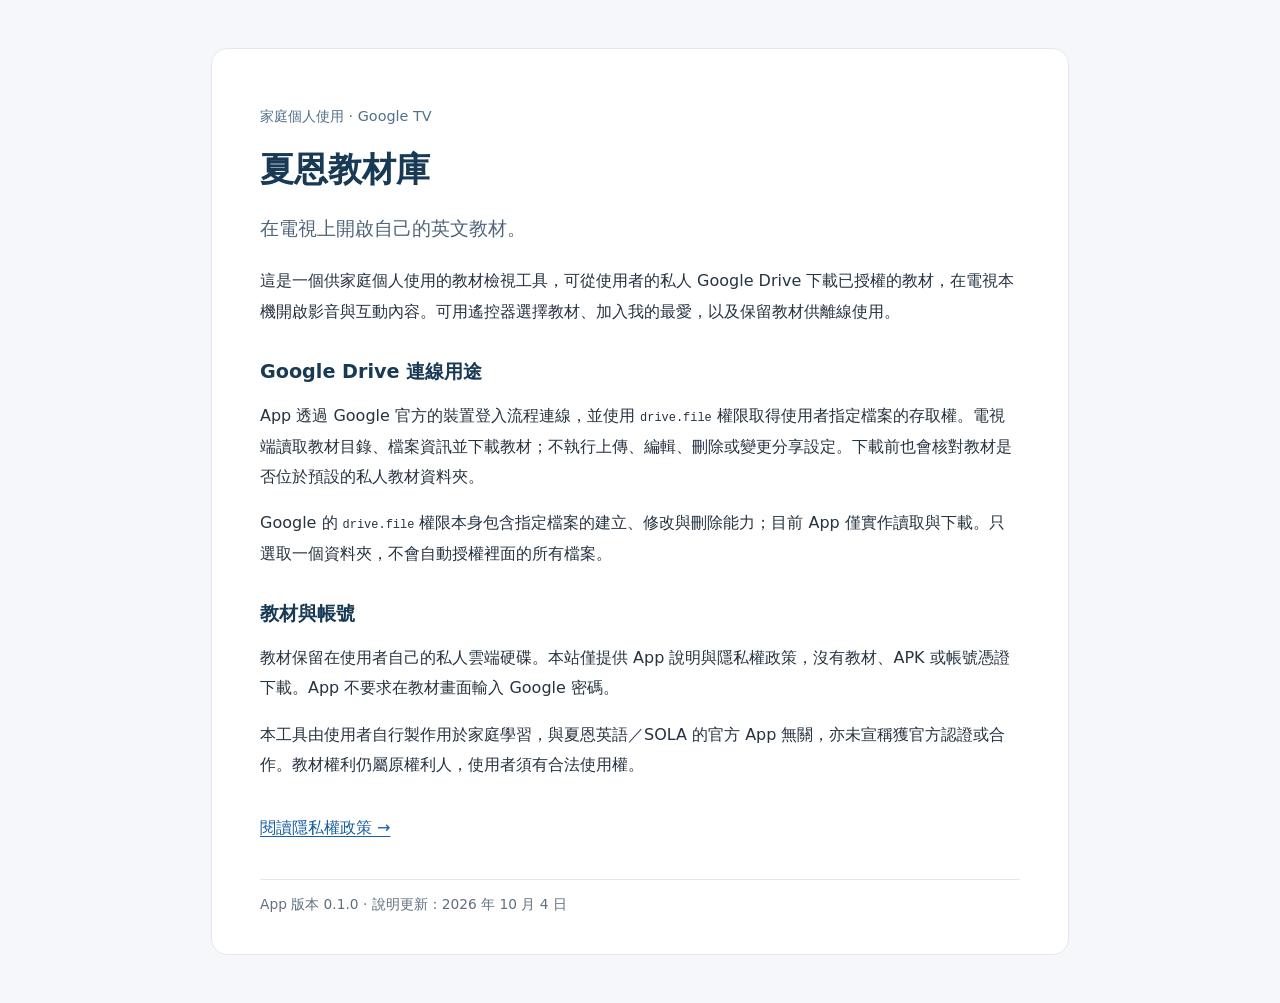
<file: index.html>
<!doctype html>
<html lang="zh-Hant">
<head>
  <meta charset="utf-8">
  <meta name="viewport" content="width=device-width, initial-scale=1">
  <meta name="google-site-verification" content="mnEoHmzCdmRTtnE9OdXnZqjcr5Rm_IHBOf7MEmCTQSw">
  <meta name="description" content="夏恩教材庫是供家庭個人使用的 Google TV 教材檢視工具，透過使用者授權下載私人 Google Drive 教材並在本機開啟。">
  <title>夏恩教材庫｜App 說明</title>
  <link rel="stylesheet" href="style.css">
</head>
<body>
  <main>
    <p class="eyebrow">家庭個人使用 · Google TV</p>
    <h1>夏恩教材庫</h1>
    <p class="lead">在電視上開啟自己的英文教材。</p>
    <p>這是一個供家庭個人使用的教材檢視工具，可從使用者的私人 Google Drive 下載已授權的教材，在電視本機開啟影音與互動內容。可用遙控器選擇教材、加入我的最愛，以及保留教材供離線使用。</p>
    <h2>Google Drive 連線用途</h2>
    <p>App 透過 Google 官方的裝置登入流程連線，並使用 <code>drive.file</code> 權限取得使用者指定檔案的存取權。電視端讀取教材目錄、檔案資訊並下載教材；不執行上傳、編輯、刪除或變更分享設定。下載前也會核對教材是否位於預設的私人教材資料夾。</p>
    <p>Google 的 <code>drive.file</code> 權限本身包含指定檔案的建立、修改與刪除能力；目前 App 僅實作讀取與下載。只選取一個資料夾，不會自動授權裡面的所有檔案。</p>
    <h2>教材與帳號</h2>
    <p>教材保留在使用者自己的私人雲端硬碟。本站僅提供 App 說明與隱私權政策，沒有教材、APK 或帳號憑證下載。App 不要求在教材畫面輸入 Google 密碼。</p>
    <p>本工具由使用者自行製作用於家庭學習，與夏恩英語／SOLA 的官方 App 無關，亦未宣稱獲官方認證或合作。教材權利仍屬原權利人，使用者須有合法使用權。</p>
    <p class="action"><a href="privacy.html">閱讀隱私權政策 →</a></p>
    <footer>App 版本 0.1.0 · 說明更新：2026 年 10 月 4 日</footer>
  </main>
</body>
</html>
</file>
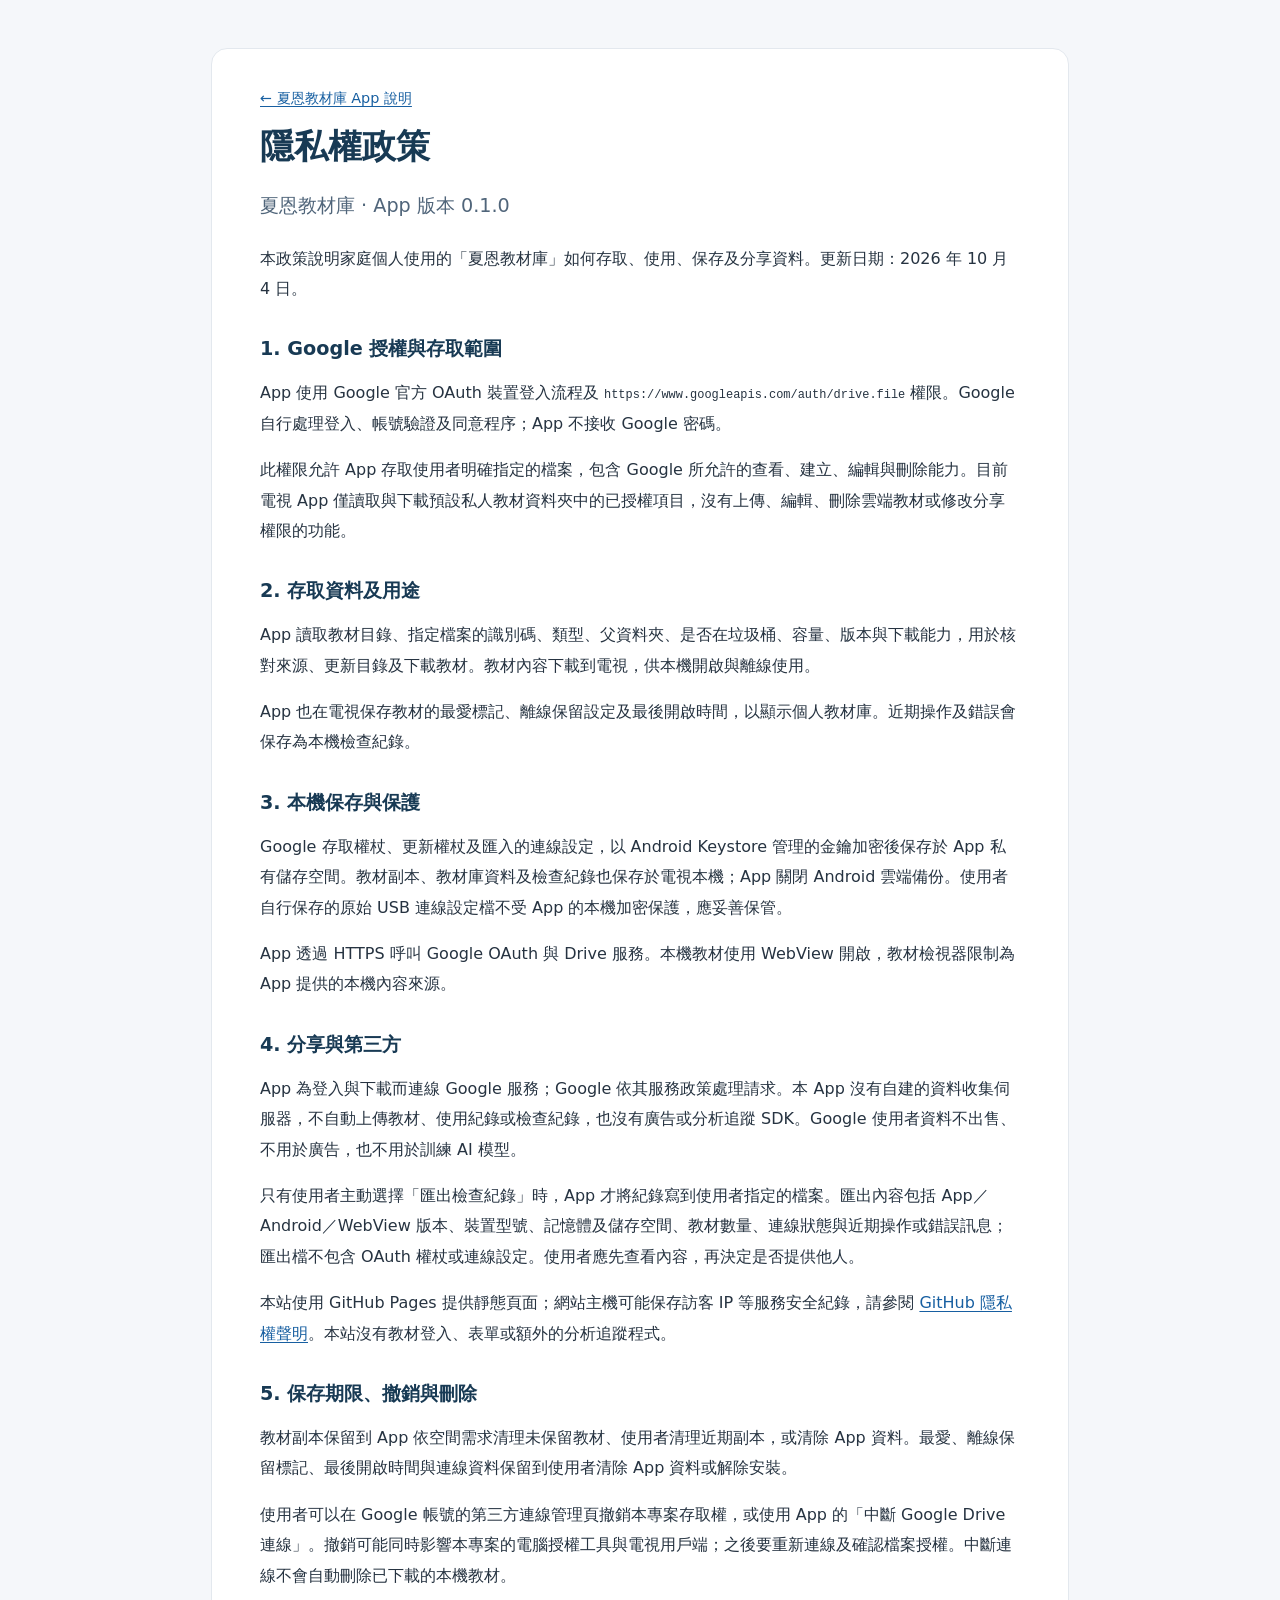
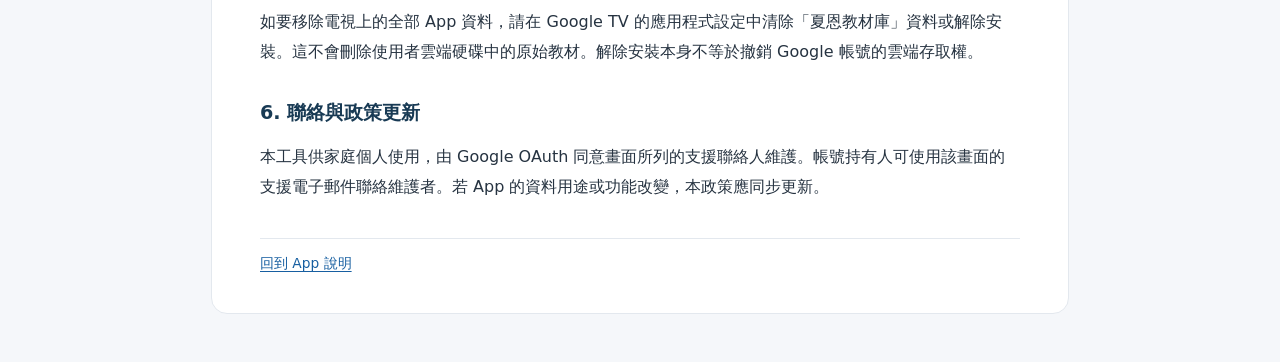
<file: privacy.html>
<!doctype html>
<html lang="zh-Hant">
<head>
  <meta charset="utf-8">
  <meta name="viewport" content="width=device-width, initial-scale=1">
  <title>隱私權政策｜夏恩教材庫</title>
  <link rel="stylesheet" href="style.css">
</head>
<body>
  <main>
    <nav><a href="index.html">← 夏恩教材庫 App 說明</a></nav>
    <h1>隱私權政策</h1>
    <p class="lead">夏恩教材庫 · App 版本 0.1.0</p>
    <p>本政策說明家庭個人使用的「夏恩教材庫」如何存取、使用、保存及分享資料。更新日期：2026 年 10 月 4 日。</p>
    <h2>1. Google 授權與存取範圍</h2>
    <p>App 使用 Google 官方 OAuth 裝置登入流程及 <code>https://www.googleapis.com/auth/drive.file</code> 權限。Google 自行處理登入、帳號驗證及同意程序；App 不接收 Google 密碼。</p>
    <p>此權限允許 App 存取使用者明確指定的檔案，包含 Google 所允許的查看、建立、編輯與刪除能力。目前電視 App 僅讀取與下載預設私人教材資料夾中的已授權項目，沒有上傳、編輯、刪除雲端教材或修改分享權限的功能。</p>
    <h2>2. 存取資料及用途</h2>
    <p>App 讀取教材目錄、指定檔案的識別碼、類型、父資料夾、是否在垃圾桶、容量、版本與下載能力，用於核對來源、更新目錄及下載教材。教材內容下載到電視，供本機開啟與離線使用。</p>
    <p>App 也在電視保存教材的最愛標記、離線保留設定及最後開啟時間，以顯示個人教材庫。近期操作及錯誤會保存為本機檢查紀錄。</p>
    <h2>3. 本機保存與保護</h2>
    <p>Google 存取權杖、更新權杖及匯入的連線設定，以 Android Keystore 管理的金鑰加密後保存於 App 私有儲存空間。教材副本、教材庫資料及檢查紀錄也保存於電視本機；App 關閉 Android 雲端備份。使用者自行保存的原始 USB 連線設定檔不受 App 的本機加密保護，應妥善保管。</p>
    <p>App 透過 HTTPS 呼叫 Google OAuth 與 Drive 服務。本機教材使用 WebView 開啟，教材檢視器限制為 App 提供的本機內容來源。</p>
    <h2>4. 分享與第三方</h2>
    <p>App 為登入與下載而連線 Google 服務；Google 依其服務政策處理請求。本 App 沒有自建的資料收集伺服器，不自動上傳教材、使用紀錄或檢查紀錄，也沒有廣告或分析追蹤 SDK。Google 使用者資料不出售、不用於廣告，也不用於訓練 AI 模型。</p>
    <p>只有使用者主動選擇「匯出檢查紀錄」時，App 才將紀錄寫到使用者指定的檔案。匯出內容包括 App／Android／WebView 版本、裝置型號、記憶體及儲存空間、教材數量、連線狀態與近期操作或錯誤訊息；匯出檔不包含 OAuth 權杖或連線設定。使用者應先查看內容，再決定是否提供他人。</p>
    <p>本站使用 GitHub Pages 提供靜態頁面；網站主機可能保存訪客 IP 等服務安全紀錄，請參閱 <a href="https://docs.github.com/en/site-policy/privacy-policies/github-general-privacy-statement" rel="noopener noreferrer">GitHub 隱私權聲明</a>。本站沒有教材登入、表單或額外的分析追蹤程式。</p>
    <h2>5. 保存期限、撤銷與刪除</h2>
    <p>教材副本保留到 App 依空間需求清理未保留教材、使用者清理近期副本，或清除 App 資料。最愛、離線保留標記、最後開啟時間與連線資料保留到使用者清除 App 資料或解除安裝。</p>
    <p>使用者可以在 Google 帳號的第三方連線管理頁撤銷本專案存取權，或使用 App 的「中斷 Google Drive 連線」。撤銷可能同時影響本專案的電腦授權工具與電視用戶端；之後要重新連線及確認檔案授權。中斷連線不會自動刪除已下載的本機教材。</p>
    <p>如要移除電視上的全部 App 資料，請在 Google TV 的應用程式設定中清除「夏恩教材庫」資料或解除安裝。這不會刪除使用者雲端硬碟中的原始教材。解除安裝本身不等於撤銷 Google 帳號的雲端存取權。</p>
    <h2>6. 聯絡與政策更新</h2>
    <p>本工具供家庭個人使用，由 Google OAuth 同意畫面所列的支援聯絡人維護。帳號持有人可使用該畫面的支援電子郵件聯絡維護者。若 App 的資料用途或功能改變，本政策應同步更新。</p>
    <footer><a href="index.html">回到 App 說明</a></footer>
  </main>
</body>
</html>
</file>
<file: style.css>
:root { color-scheme: light; font-family: system-ui, "Microsoft JhengHei", sans-serif; color: #263341; background: #f5f7fa; }
body { margin: 0; }
main { max-width: 760px; margin: 48px auto; padding: 40px 48px; border: 1px solid #e3e8ee; border-radius: 16px; background: white; }
h1 { font-size: 2.15rem; line-height: 1.3; margin: 16px 0; color: #183a54; }
h2 { font-size: 1.2rem; margin-top: 32px; color: #183a54; }
p { line-height: 1.9; }
.eyebrow { color: #53708a; font-size: .9rem; }
.lead { font-size: 1.2rem; color: #50657a; }
a { color: #175fa1; text-underline-offset: 3px; }
code { font-size: .92em; overflow-wrap: anywhere; }
.action { margin: 32px 0; }
footer { margin-top: 36px; padding-top: 16px; border-top: 1px solid #e3e8ee; color: #617080; font-size: .86rem; }
nav { font-size: .9rem; }
@media (max-width: 640px) { main { margin: 16px; padding: 24px; } h1 { font-size: 1.8rem; } }
</file>
